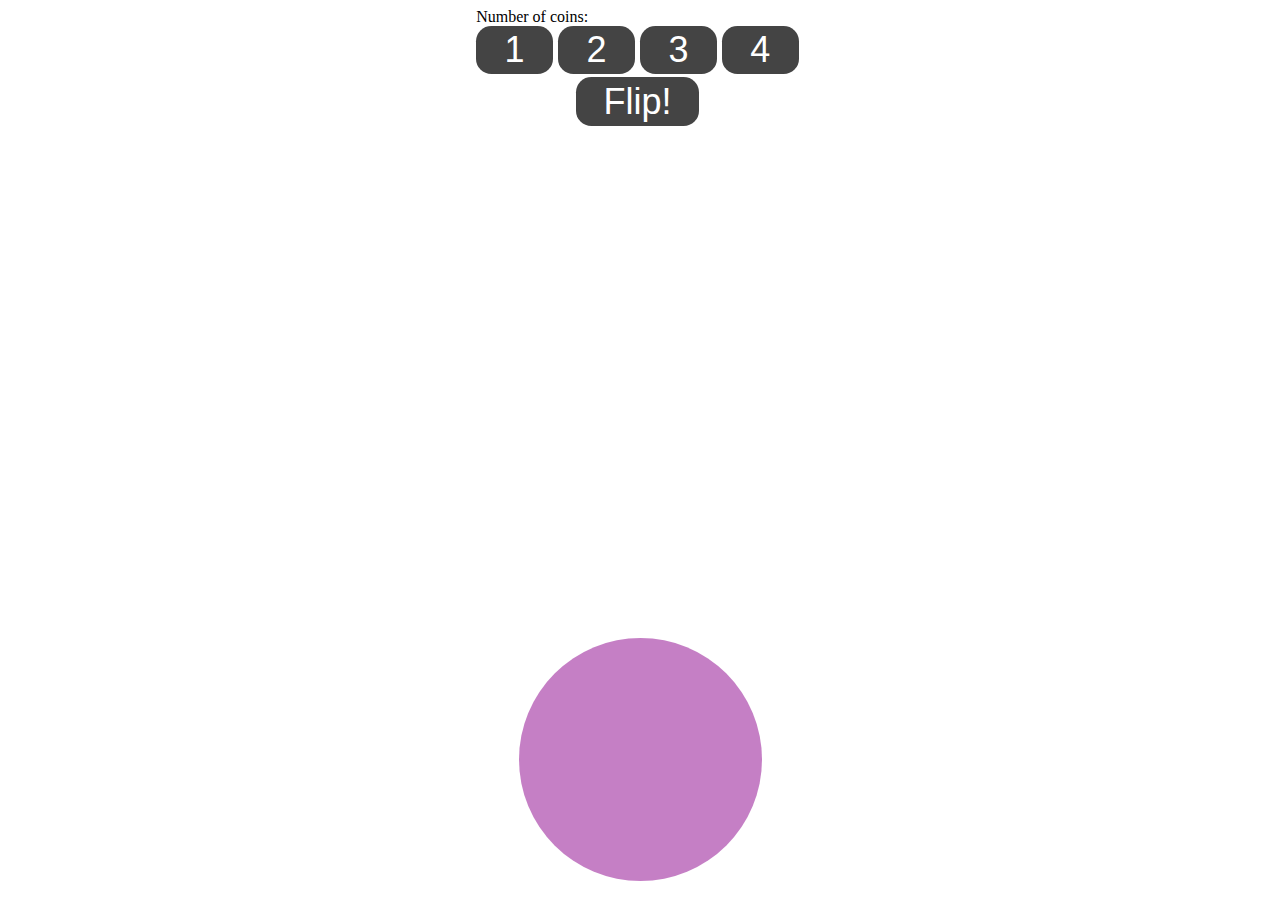
<file: coin.html>
<!DOCTYPE html>
<html lang="en">
<head>
<meta charset="utf-8">
<title>Coin Flip Demo – Circles</title>

<style>
/* ------------------------------------------------------------------
   0️⃣ Root variable – the “size” of a coin (square)
------------------------------------------------------------------ */
:root{
  /* pick the smaller of 27 vw or 27 vh so that coins never overflow the viewport
     (≈20 % larger than before) */
  --coin-base: min(27vw, 27vh);
}

/* ------------------------------------------------------------------
   Layout & controls – all px → vw/vh
------------------------------------------------------------------ */
#coin-demo{
  display:flex;
  flex-direction:column;
  align-items:center;
  justify-content:center;
  width:100%;
  max-width:100vw;
  margin:auto;
  height:70vh;
}
#coin-demo #controls{z-index:auto;margin-bottom:-1vh;}
/* Default button style – used by Flip! and number buttons */
#coin-demo button,#coin-demo select{
  padding:.25vw .6vw;
  font-size:4vh;
  margin-right:.4vw;
  border:none;background:#444;color:white;cursor:pointer;
  border-radius:1.2vw;

  /* Ensure buttons stay readable across screen sizes */
  min-width:6vw;
  max-width:16vw;
  max-height:8vh;
}
@media (max-width: 650px) {
#coin-demo button,#coin-demo select{
  min-width:10vw;
  min-height:10vw;

   font-size:6vh;
    max-width:34vw
}
}

#coin-demo button:hover{background:#555;}
.coin-btn.selected{background-color:#777;color:white;}

#numCoinsContainer{
  display:flex;
  justify-content:center;
}

/* Extra horizontal padding just for the number buttons */
#numCoinsContainer .coin-btn{
  /* keep vertical padding the same, bump horizontal padding up a bit */
  padding:.25vw .8vw;
}

/* ------------------------------------------------------------------
   Coin wrapper – all px → vw/vh
------------------------------------------------------------------ */
.coins-wrapper{
  display:flex;
  gap:1.25vw;
  justify-content:center;
  align-items:flex-end;
  position:relative;
  height:60vh;          /* 650 px → 81.25 vh (650 ÷ 8) */
  padding-top:4vh;
  perspective:1000px;
  pointer-events:none;
}

/* ------------------------------------------------------------------
   Coin – square & circle
------------------------------------------------------------------ */

.coin-container{
  position:relative;
  width:var(--coin-base);
  aspect-ratio:1/1;       /* height = width ⇒ square */
}
#coin-demo .coin-flip{
  width:100%;            /* fill the container (square) */
  height:100%;
  transform-style:preserve-3d;
  position:relative;
  top:calc(100% - 0vh);
  border-radius:50%;     /* makes it a circle */

  /* IMPORTANT – rotate around the centre so that letters stay centred */
  transform-origin:50% 50%;
}

/* ------------------------------------------------------------------
   Faces
------------------------------------------------------------------ */
.face{
  position:absolute;
  top:0;left:0;width:100%;height:100%;
  backface-visibility:hidden;
}
.front{z-index:2;}
.back{transform:rotateX(180deg);}

/* ------------------------------------------------------------------
   Stained‑glass texture – px → vw/vh
------------------------------------------------------------------ */
.stained-glass{
  width:100%; height:100%; position:relative;
  border-radius:50%;
  background-color:var(--stained-glass-color,#555);
  mix-blend-mode:multiply;
  background-image: radial-gradient(circle at center, transparent 98%, rgba(255, 255, 255, 0.1) 100%);
}



/* ------------------------------------------------------------------
   Fly & spin – px → vh
------------------------------------------------------------------ */
@keyframes fly-spin{
  from{top:100%;transform:translateY(0) rotateX(0deg);}
  /* translateY(-200 px) → -25 vh (200 ÷ 8) */
  to{top:10%;transform:translateY(-25vh) rotateX(calc(var(--flips)*180deg + var(--final-angle)) );}
}

/* ------------------------------------------------------------------
   Overlap styling – preserve overlap ratio
------------------------------------------------------------------ */
.coin-container:not(:first-child){
  /* -35 px → -0.291666 × coin size (35/120 = 29.1666%) */
  margin-left: calc(-0.291666 * var(--coin-base));
}

/* ------------------------------------------------------------------
   Letter styles on the faces
------------------------------------------------------------------ */
.letter{
  position:absolute;
  top:50%;left:50%;
  transform:translate(-50%,-50%);
  font-size: clamp(28px, 6vw, 38px);
  color:#f0e8d6;
  text-shadow:
    -1px -1px 0 rgba(255,255,255,.7),
     1px  1px 0 rgba(0,0,0,.5),
     2px  2px 4px rgba(0,0,0,.3);

  pointer-events:none;
  z-index:10;
}


/* ------------------------------------------------------------------
   Result overlay – unused but kept for reference
------------------------------------------------------------------ */
.result{
  position:absolute;
  top:50%;left:50%;
  transform:translate(-50%,-50%);
  font-size:5vw;color:white;text-shadow:0 .125vh .375vh rgba(0,0,0,.6);
  pointer-events:none;
  z-index:10;
}



</style>
</head>

<body>
<div id="coin-demo">
  <div id="controls"><label>Number of coins:</label>
    <div id="numCoinsContainer">
      <button class="coin-btn selected" data-num="1">1</button>
      <button class="coin-btn" data-num="2">2</button>
      <button class="coin-btn" data-num="3">3</button>
      <button class="coin-btn" data-num="4">4</button>
    </div>
  </div>

  <div id="flipContainer" style="margin-top:12px;">
<button id="flipBtn">&nbsp;&nbsp;Flip!&nbsp;&nbsp;</button>
  </div>

  <div class="coins-wrapper" id="wrapper"></div>
</div>

<script>
(() => {
  /* ------------------------------------------------------------------
     Translucent colours – alpha = 0.5
  ------------------------------------------------------------------ */
  const stainedGlassColors = [
       'rgba(139, 0, 139, 0.5)',    // magenta
   'rgba(0, 128, 0, 0.5)',      // green
           'rgba(70, 130, 180, 0.5)',    // steel blue
  'rgba(255, 200, 0, 0.5)',    // bright yellow (your “yellow” coin)
  'rgba(139, 69, 19, 0.5)',     // dark goldenrod – a darker yellow
   'rgba(255, 0, 0, 0.5)',      // red
        'rgba(0, 191, 255, 0.5)',    // deep sky blue
    'rgba(0, 0, 139, 0.5)',      // navy
          'rgba(128, 0, 128, 0.5)',    // purple
    'rgba(255, 165, 0, 0.5)',    // orange
  ];

  /* ------------------------------------------------------------------
     Create a single coin element
  ------------------------------------------------------------------ */
  function createCoin(colorIndex) {
    const container = document.createElement('div');
    container.className = 'coin-container';

    const c = document.createElement('div');
    c.className = 'coin-flip';
    c.style.setProperty('--stained-glass-color', stainedGlassColors[colorIndex]);

    // Front face
    const front = document.createElement('div');
    front.className = 'face front';
    const frontGlass = document.createElement('div');
    frontGlass.className = 'stained-glass';
    front.appendChild(frontGlass);

    // Letter H on the front
    const frontLabel = document.createElement('div');
    frontLabel.className = 'letter';
    frontLabel.textContent = 'H';
    frontLabel.style.visibility = 'hidden'; // hide until animation ends
    front.appendChild(frontLabel);

    // Back face
    const back = document.createElement('div');
    back.className = 'face back';
    const backGlass = document.createElement('div');
    backGlass.className = 'stained-glass';
    back.appendChild(backGlass);

    // Letter T on the back
    const backLabel = document.createElement('div');
    backLabel.className = 'letter';
    backLabel.textContent = 'T';
    backLabel.style.visibility = 'hidden';
    back.appendChild(backLabel);

    c.appendChild(front);
    c.appendChild(back);
    container.appendChild(c);

    return container;
  }

  /* ------------------------------------------------------------------
     Start the fly‑spin animation for one coin
  ------------------------------------------------------------------ */
  function startAnimation(coin) {
    const heads = Math.random() < 0.5;   // random outcome
    const flips = Math.floor(Math.random() * 4) + 4;   // 4‑7 flips

    let finalAngleDeg;
    if (heads) {
      finalAngleDeg = (flips % 2 === 0) ? 0 : 180;
    } else {
      finalAngleDeg = (flips % 2 === 0) ? 180 : 0;
    }

    coin.style.setProperty('--flips', flips);
    coin.style.setProperty('--final-angle', `${finalAngleDeg}deg`);

    // Ensure labels are hidden before new animation starts
    const container = coin.parentElement;
    const frontLabel = container.querySelector('.face.front .letter');
    const backLabel  = container.querySelector('.face.back .letter');
    if (frontLabel) frontLabel.style.visibility = 'hidden';
    if (backLabel ) backLabel.style.visibility  = 'hidden';

    // Restart animation
    coin.style.animation = 'none';
    void coin.offsetWidth;   // force reflow

    coin.style.animation =
      `fly-spin 2.5s cubic-bezier(0.175,0.885,0.32,1.29) forwards`;

    // Show correct letter after animation ends
    const handler = function () {
      if (heads) {
        frontLabel && (frontLabel.style.visibility = 'visible');
      } else {
        backLabel  && (backLabel.style.visibility  = 'visible');
      }
      coin.removeEventListener('animationend', handler);
    };
    coin.addEventListener('animationend', handler);
  }

  /* ------------------------------------------------------------------
     Show exactly n coins
  ------------------------------------------------------------------ */
  function displayCoins(n) {
    const wrapper = document.getElementById('wrapper');
    wrapper.innerHTML = '';          // clear any old coins

    for (let i = 0; i < n; i++) {
      const colorIndex = i % stainedGlassColors.length;
      const coinContainer = createCoin(colorIndex);
          coinContainer.style.zIndex = n - i;

      wrapper.appendChild(coinContainer);
    }
  }

  /* ------------------------------------------------------------------
     Initial state – one coin visible
  ------------------------------------------------------------------ */
  let selectedNum = 1;
  displayCoins(selectedNum);

  /* ------------------------------------------------------------------
     Number‑button handling
  ------------------------------------------------------------------ */
  const btns = document.querySelectorAll('#numCoinsContainer .coin-btn');
  btns.forEach(btn => {
    btn.addEventListener('click', () => {
      selectedNum = parseInt(btn.dataset.num, 10);
      btns.forEach(b => b.classList.remove('selected'));
      btn.classList.add('selected');

      displayCoins(selectedNum);
    });
  });

  /* ------------------------------------------------------------------
     Flip button – animate all existing coins
  ------------------------------------------------------------------ */
  const flipBtn = document.getElementById('flipBtn');
  let isAnimating = false;

  flipBtn.addEventListener('click', () => {
    if (isAnimating) return;          // ignore clicks while animating
    isAnimating = true;
    flipBtn.disabled = true;           // visual feedback

    const wrapper = document.getElementById('wrapper');
    const coins = Array.from(wrapper.querySelectorAll('.coin-flip'));
    let delay = 0;
    const staggerMs = 300;

    coins.forEach(coin => {
      setTimeout(() => startAnimation(coin), delay);
      delay += staggerMs;
    });

    const totalTime = (selectedNum - 1) * staggerMs + 2500;
    setTimeout(() => {
      isAnimating = false;
      flipBtn.disabled = false;
    }, totalTime);
  });
})();
</script>

</body>
</html>
</file>
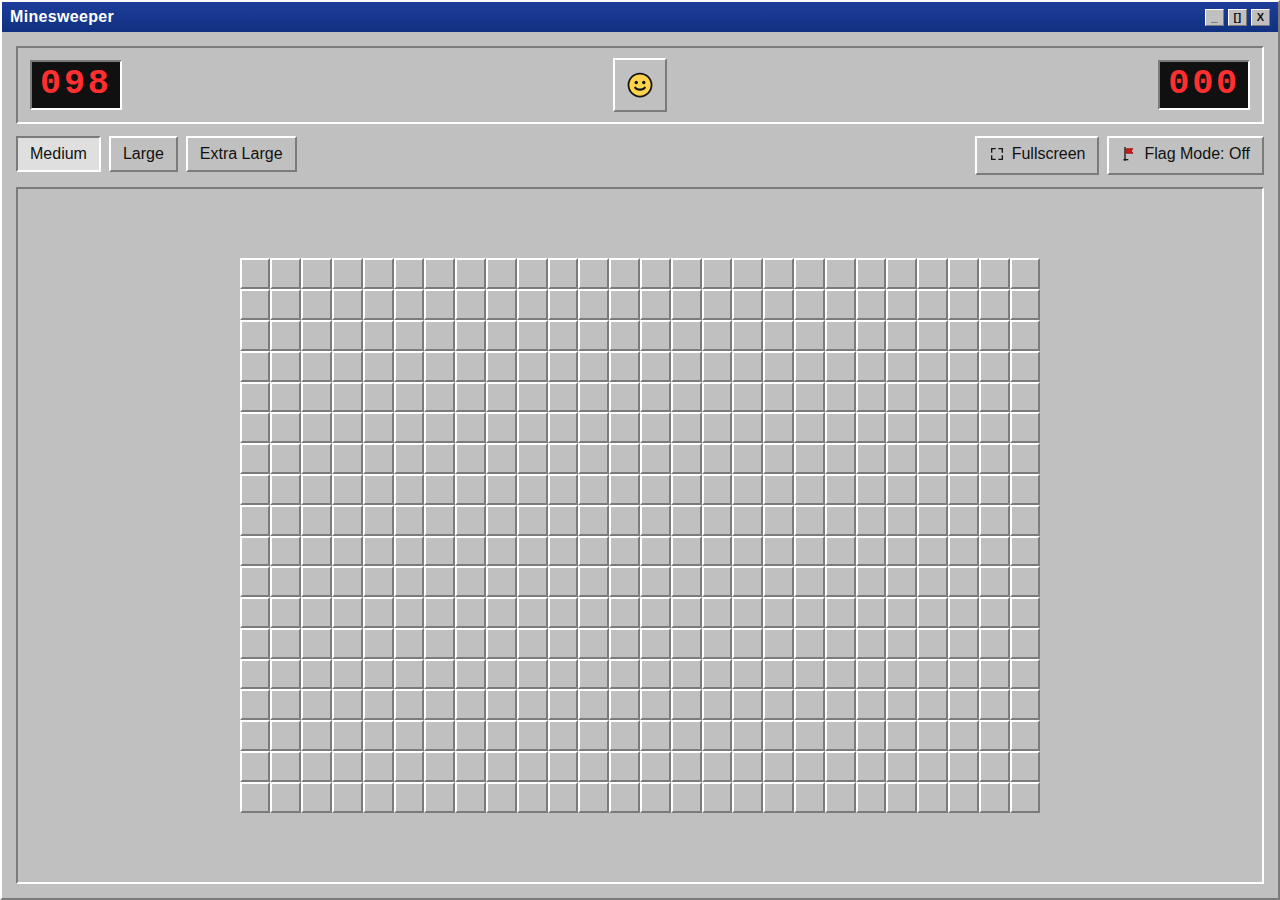
<file: minesweeper.html>
<!DOCTYPE html>
<html lang="en">
<head>
<meta charset="UTF-8">
<title>Minesweeper</title>
<meta name="viewport" content="width=device-width, initial-scale=1">
<style>
    :root {
        --window-gray: #c0c0c0;
        --panel-white: #ffffff;
        --panel-light: #dfdfdf;
        --panel-mid: #b9b9b9;
        --panel-dark: #7b7b7b;
        --panel-black: #000000;
        --title-blue-top: #1e3d9b;
        --title-blue-bottom: #103080;
        --cell-size: 26.4px;
    }

    html,
    body {
        width: 100%;
        height: 100%;
        margin: 0;
    }

    body {
        min-height: 100vh;
        min-height: 100dvh;
        overflow: hidden;
        background:
            linear-gradient(180deg, #959595 0%, #a7a7a7 44%, #8b8b8b 100%);
        color: #111;
        font-family: "MS Sans Serif", Tahoma, Geneva, sans-serif;
    }

    button {
        font: inherit;
        color: inherit;
    }

    .ms-stage {
        box-sizing: border-box;
        width: 100%;
        height: 100%;
        padding: 0;
    }

    .ms-window {
        box-sizing: border-box;
        width: 100%;
        height: 100%;
        display: flex;
        flex-direction: column;
        background: var(--window-gray);
        border-top: 2px solid var(--panel-white);
        border-left: 2px solid var(--panel-white);
        border-right: 2px solid var(--panel-dark);
        border-bottom: 2px solid var(--panel-dark);
    }

    .ms-titlebar {
        display: flex;
        align-items: center;
        justify-content: space-between;
        gap: 12px;
        padding: 6px 8px;
        color: #fff;
        font-weight: 700;
        background: linear-gradient(180deg, var(--title-blue-top), var(--title-blue-bottom));
        letter-spacing: 0.02em;
    }

    .ms-titlebar-label {
        overflow: hidden;
        text-overflow: ellipsis;
        white-space: nowrap;
    }

    .ms-titlebar-actions {
        display: flex;
        gap: 4px;
        flex-shrink: 0;
    }

    .ms-titlebar-actions span {
        display: grid;
        place-items: center;
        width: 17px;
        height: 15px;
        color: #111;
        font-size: 11px;
        background: var(--window-gray);
        border-top: 1px solid var(--panel-white);
        border-left: 1px solid var(--panel-white);
        border-right: 1px solid var(--panel-dark);
        border-bottom: 1px solid var(--panel-dark);
    }

    .ms-client {
        display: flex;
        flex-direction: column;
        min-height: 0;
        flex: 1;
        padding: 14px;
    }

    .ms-game-layout {
        display: flex;
        flex-direction: column;
        gap: 12px;
        min-height: 0;
        flex: 1;
    }

    .ms-control-rail {
        display: flex;
        flex-direction: column;
        gap: 12px;
    }

    .ms-selection-row {
        display: flex;
        align-items: flex-start;
        gap: 12px;
    }

    .ms-toolbar,
    .ms-board-panel {
        background: var(--window-gray);
        border-top: 2px solid var(--panel-dark);
        border-left: 2px solid var(--panel-dark);
        border-right: 2px solid var(--panel-white);
        border-bottom: 2px solid var(--panel-white);
    }

    .ms-toolbar {
        display: flex;
        align-items: center;
        justify-content: space-between;
        gap: 14px;
        padding: 10px 12px;
    }

    .ms-led {
        min-width: 72px;
        padding: 5px 8px;
        color: #ff2f2f;
        text-align: center;
        font-family: "Courier New", monospace;
        font-size: clamp(1.5rem, 3vw, 2.2rem);
        font-weight: 700;
        line-height: 1;
        letter-spacing: 0.08em;
        background: #101010;
        border-top: 2px solid var(--panel-dark);
        border-left: 2px solid var(--panel-dark);
        border-right: 2px solid var(--panel-white);
        border-bottom: 2px solid var(--panel-white);
        box-sizing: border-box;
    }

    .ms-face-btn,
    .ms-mode-btn,
    .ms-action-btn,
    .ms-cell {
        appearance: none;
        -webkit-appearance: none;
        border-radius: 0;
        box-sizing: border-box;
    }

    .ms-face-btn,
    .ms-mode-btn,
    .ms-action-btn {
        border-top: 2px solid var(--panel-white);
        border-left: 2px solid var(--panel-white);
        border-right: 2px solid var(--panel-dark);
        border-bottom: 2px solid var(--panel-dark);
        background: var(--window-gray);
    }

    .ms-face-btn {
        width: 54px;
        height: 54px;
        padding: 0;
        display: grid;
        place-items: center;
        cursor: pointer;
    }

    .ms-face-glyph {
        width: 30px;
        height: 30px;
        display: block;
    }

    .ms-btn-label {
        display: inline-flex;
        align-items: center;
        gap: 7px;
    }

    .ms-btn-icon {
        width: 16px;
        height: 16px;
        display: inline-block;
        flex-shrink: 0;
    }

    .ms-btn-icon svg,
    .ms-face-glyph svg,
    .ms-cell-symbol svg {
        width: 100%;
        height: 100%;
        display: block;
    }

    .ms-face-btn:active,
    .ms-mode-btn:active,
    .ms-action-btn:active,
    .ms-cell.is-hidden:active {
        border-top-color: var(--panel-dark);
        border-left-color: var(--panel-dark);
        border-right-color: var(--panel-white);
        border-bottom-color: var(--panel-white);
    }

    .ms-mode-row,
    .ms-action-row {
        display: flex;
        gap: 8px;
    }

    .ms-mode-row {
        flex: 1;
        flex-wrap: wrap;
        min-width: 0;
    }

    body:not(.is-mobile-landscape-fullscreen) .ms-action-row {
        flex-direction: row;
        flex-wrap: wrap;
    }

    .ms-action-row {
        flex-shrink: 0;
        margin-left: auto;
    }

    .ms-mode-btn,
    .ms-action-btn {
        padding: 7px 12px;
        cursor: pointer;
    }

    .ms-mode-btn.is-active,
    .ms-action-btn.is-active {
        border-top-color: var(--panel-dark);
        border-left-color: var(--panel-dark);
        border-right-color: var(--panel-white);
        border-bottom-color: var(--panel-white);
        background: var(--panel-light);
    }

    .ms-board-panel {
        min-height: 0;
        flex: 1;
        padding: 10px;
    }

    .ms-board-viewport {
        width: 100%;
        height: 100%;
        min-height: 0;
        display: flex;
        align-items: center;
        justify-content: center;
        overflow: auto;
        background: var(--window-gray);
    }

    .ms-board {
        display: grid;
        grid-auto-rows: var(--cell-size);
        width: max-content;
        height: max-content;
        touch-action: manipulation;
        user-select: none;
        -webkit-user-select: none;
    }

    .ms-board-shell {
        position: relative;
        width: max-content;
        height: max-content;
    }

    .ms-cell {
        width: var(--cell-size);
        height: var(--cell-size);
        padding: 0;
        display: grid;
        place-items: center;
        font-size: calc(var(--cell-size) * 0.58);
        font-weight: 700;
        line-height: 1;
        cursor: pointer;
    }

    .ms-cell.is-hidden {
        background: var(--window-gray);
        border-top: 2px solid var(--panel-white);
        border-left: 2px solid var(--panel-white);
        border-right: 2px solid var(--panel-dark);
        border-bottom: 2px solid var(--panel-dark);
    }

    .ms-cell-symbol {
        width: calc(var(--cell-size) * 0.72);
        height: calc(var(--cell-size) * 0.72);
        display: inline-block;
        pointer-events: none;
    }

    .ms-cell-text {
        display: inline-block;
        line-height: 1;
        pointer-events: none;
    }

    .ms-cell.is-revealed {
        background: var(--window-gray);
        border: 1px solid #8a8a8a;
        cursor: default;
    }

    .ms-cell.is-revealed[data-number="1"] { color: #0000fe; }
    .ms-cell.is-revealed[data-number="2"] { color: #197319; }
    .ms-cell.is-revealed[data-number="3"] { color: #fe0000; }
    .ms-cell.is-revealed[data-number="4"] { color: #010080; }
    .ms-cell.is-revealed[data-number="5"] { color: #810102; }
    .ms-cell.is-revealed[data-number="6"] { color: #008081; }
    .ms-cell.is-revealed[data-number="7"] { color: #000000; }
    .ms-cell.is-revealed[data-number="8"] { color: #7f7f7f; }

    .ms-cell.is-flagged {
        color: #c60000;
    }

    .ms-cell.is-mine {
        color: #111;
    }

    .ms-cell.is-exploded {
        background: #f26c6c;
    }

    .ms-cell.is-misflagged {
        position: relative;
    }

    .ms-cell-cross {
        position: absolute;
        inset: 2px;
        pointer-events: none;
    }

    body.is-website-fullscreen .ms-stage {
        padding: 0;
    }

    body.is-website-fullscreen .ms-window {
        width: 100%;
        max-width: none;
        box-shadow: none;
    }

    body.is-mobile-landscape-fullscreen .ms-client {
        padding: 6px;
    }

    body.is-mobile-landscape-fullscreen .ms-titlebar {
        display: none;
    }

    body.is-mobile-landscape-fullscreen .ms-game-layout {
        flex-direction: row;
        gap: 6px;
    }

    body.is-mobile-landscape-fullscreen .ms-control-rail {
        width: min(176px, 27vw);
        flex-shrink: 0;
        gap: 6px;
    }

    body.is-mobile-landscape-fullscreen .ms-toolbar {
        flex-direction: column;
        justify-content: flex-start;
        gap: 6px;
        padding: 6px;
    }

    body.is-mobile-landscape-fullscreen .ms-led {
        width: 100%;
        min-width: 0;
        padding: 4px 6px;
        font-size: 1.8rem;
    }

    body.is-mobile-landscape-fullscreen .ms-face-btn {
        width: 42px;
        height: 42px;
    }

    body.is-mobile-landscape-fullscreen .ms-face-glyph {
        width: 22px;
        height: 22px;
    }

    body.is-mobile-landscape-fullscreen .ms-mode-row,
    body.is-mobile-landscape-fullscreen .ms-action-row {
        flex-direction: column;
        flex-wrap: nowrap;
        gap: 6px;
    }

    body.is-mobile-landscape-fullscreen .ms-selection-row {
        flex-direction: column;
        gap: 6px;
    }

    body.is-mobile-landscape-fullscreen .ms-action-row {
        flex: 1;
    }

    body.is-mobile-landscape-fullscreen .ms-mode-btn,
    body.is-mobile-landscape-fullscreen .ms-action-btn {
        width: 100%;
        text-align: left;
        padding: 5px 8px;
        font-size: 0.88rem;
    }

    body.is-mobile-landscape-fullscreen #fullscreen-btn {
        order: 1;
    }

    body.is-mobile-landscape-fullscreen #flag-mode-btn {
        order: 2;
        margin-top: auto;
    }

    body.is-mobile-landscape-fullscreen .ms-board-panel {
        padding: 6px;
    }

    body.is-portrait-rotated .ms-board {
        position: absolute;
        top: 0;
        left: calc(var(--board-rows) * var(--cell-size));
        transform: rotate(90deg);
        transform-origin: top left;
    }

    body.is-portrait-rotated .ms-board-viewport {
        align-items: flex-start;
        justify-content: flex-start;
    }

    body.is-portrait-rotated .ms-board-shell {
        width: calc(var(--board-rows) * var(--cell-size));
        height: calc(var(--board-cols) * var(--cell-size));
    }

    body.is-portrait-rotated .ms-cell-symbol,
    body.is-portrait-rotated .ms-cell-text {
        transform: rotate(-90deg);
        transform-origin: center center;
    }

    body.is-mobile-device .ms-mode-row {
        display: none;
    }

    body.is-mobile-device .ms-selection-row {
        justify-content: flex-start;
    }

    body.is-mobile-device .ms-action-row {
        margin-left: 0;
    }

    body.is-mobile-device:not(.is-mobile-landscape-fullscreen) .ms-client {
        padding-left: 3px;
        padding-right: 3px;
    }

    body.is-mobile-device:not(.is-mobile-landscape-fullscreen) .ms-face-glyph {
        width: 28px;
        height: 28px;
    }

    body.is-mobile-device:not(.is-mobile-landscape-fullscreen) .ms-board-panel {
        padding: 0;
        background: transparent;
        border: 0;
    }

    body.is-mobile-device:not(.is-mobile-landscape-fullscreen) .ms-board-viewport {
        background: transparent;
    }

    body.is-mobile-device.is-portrait-rotated .ms-titlebar {
        display: none;
    }

    body.is-mobile-device.is-portrait-rotated .ms-board-panel {
        padding-left: 0;
        padding-right: 0;
    }

    @media (max-width: 720px) {
        .ms-client {
            gap: 10px;
            padding: 10px;
        }

        .ms-selection-row {
            flex-direction: column;
        }

        body:not(.is-mobile-landscape-fullscreen) .ms-action-row {
            flex-direction: row;
            flex-wrap: wrap;
            margin-left: 0;
        }

        .ms-toolbar {
            padding: 8px;
            gap: 8px;
        }

        .ms-face-btn {
            width: 46px;
            height: 46px;
        }

        .ms-face-glyph {
            width: 24px;
            height: 24px;
        }

        .ms-led {
            min-width: 66px;
        }
    }
</style>
</head>
<body>
<div class="ms-stage">
    <div class="ms-window">
        <div class="ms-titlebar">
            <div class="ms-titlebar-label">Minesweeper</div>
            <div class="ms-titlebar-actions" aria-hidden="true">
                <span>_</span>
                <span>[]</span>
                <span>X</span>
            </div>
        </div>

        <div class="ms-client">
            <div class="ms-game-layout">
                <div class="ms-control-rail">
                    <div class="ms-toolbar">
                        <div id="mines-counter" class="ms-led">080</div>
                        <button type="button" id="face-btn" class="ms-face-btn" aria-label="Restart game"></button>
                        <div id="timer-counter" class="ms-led">000</div>
                    </div>

                    <div class="ms-selection-row">
                        <div class="ms-mode-row" aria-label="Board size">
                            <button type="button" class="ms-mode-btn" data-mode="large">Medium</button>
                            <button type="button" class="ms-mode-btn" data-mode="extra-large">Large</button>
                            <button type="button" class="ms-mode-btn" data-mode="extreme">Extra Large</button>
                        </div>

                        <div class="ms-action-row">
                            <button type="button" id="fullscreen-btn" class="ms-action-btn"></button>
                            <button type="button" id="flag-mode-btn" class="ms-action-btn"></button>
                        </div>
                    </div>
                </div>

                <div class="ms-board-panel">
                    <div id="board-viewport" class="ms-board-viewport">
                        <div id="ms-board-shell" class="ms-board-shell">
                            <div id="ms-board" class="ms-board" role="grid" aria-label="Minesweeper board"></div>
                        </div>
                    </div>
                </div>
            </div>
        </div>
    </div>
</div>

<script src="minesweeper.js"></script>
</body>
</html>
</file>
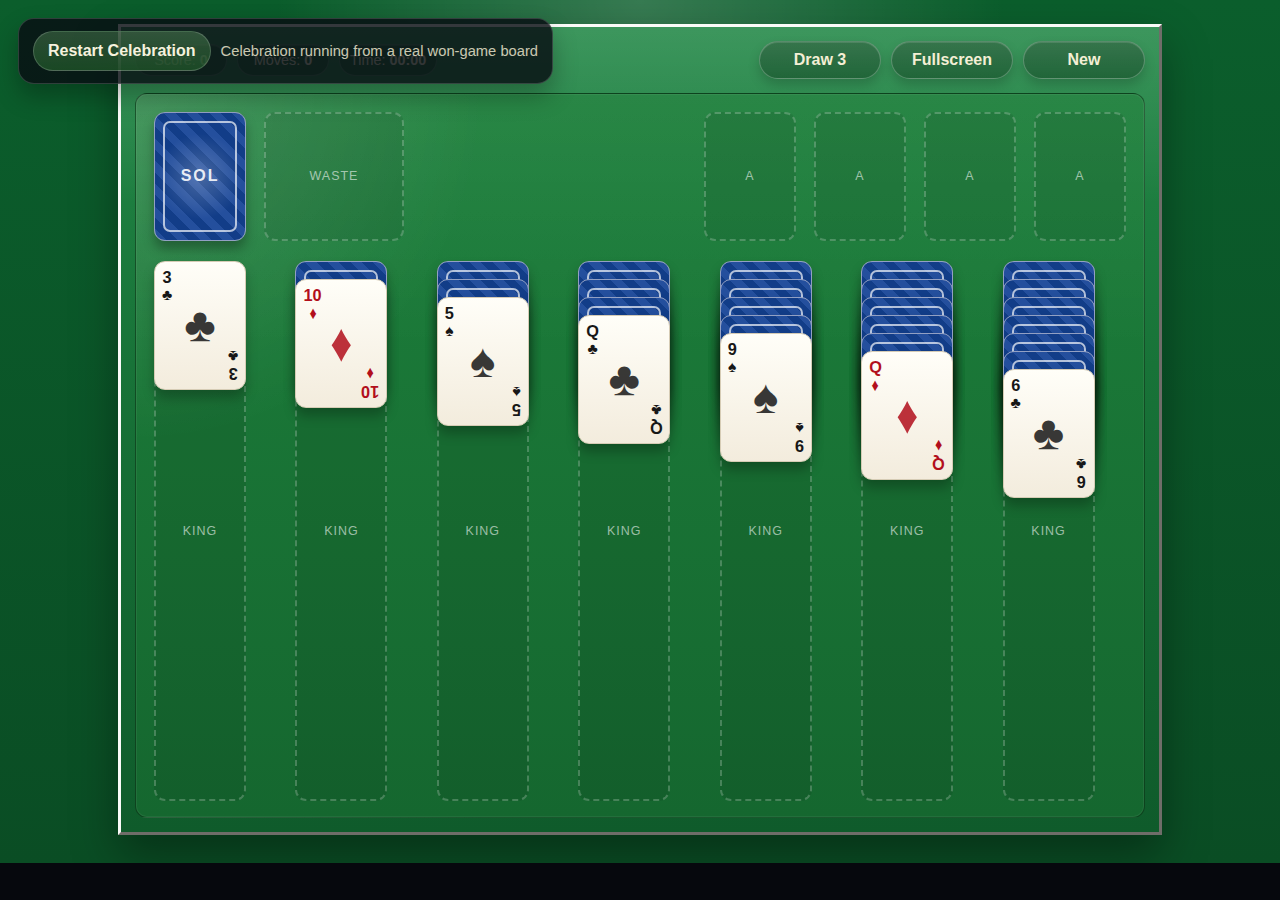
<file: solitaire-fireworks-test.html>
<!DOCTYPE html>
<html lang="en">
<head>
<meta charset="UTF-8">
<meta name="viewport" content="width=device-width, initial-scale=1.0">
<title>Solitaire Celebration Test</title>
<style>
    html,
    body {
        margin: 0;
        width: 100%;
        height: 100%;
        overflow: hidden;
        background: #06080d;
        font-family: Tahoma, Verdana, Arial, sans-serif;
    }

    body {
        position: relative;
    }

    .test-controls {
        position: absolute;
        top: 18px;
        left: 18px;
        z-index: 10;
        display: flex;
        align-items: center;
        gap: 10px;
        padding: 12px 14px;
        border: 1px solid rgba(255, 255, 255, 0.16);
        border-radius: 16px;
        background: rgba(7, 12, 18, 0.82);
        box-shadow: 0 12px 24px rgba(0, 0, 0, 0.28);
        color: #e8e3cb;
    }

    .test-controls button {
        padding: 10px 14px;
        border: 1px solid rgba(255, 255, 255, 0.18);
        border-radius: 999px;
        background: linear-gradient(180deg, rgba(136, 206, 132, 0.28), rgba(33, 90, 42, 0.72));
        color: #f6f2de;
        font: inherit;
        font-weight: 700;
        cursor: pointer;
    }

    .test-controls button:hover {
        background: linear-gradient(180deg, rgba(160, 224, 152, 0.35), rgba(43, 110, 54, 0.82));
    }

    .test-controls button:active {
        transform: translateY(1px);
    }

    .test-status {
        font-size: 0.92rem;
        opacity: 0.86;
    }

    iframe {
        width: 100%;
        height: 100%;
        border: 0;
        display: block;
        background: #06080d;
    }
</style>
</head>
<body>
<div class="test-controls">
    <button type="button" id="fireworks-btn">Restart Celebration</button>
    <div class="test-status" id="test-status">Loading won-game celebration preview</div>
</div>
<iframe id="solitaire-frame" src="solitaire.html?lateGamePreview=1&celebrationTest=1" title="Solitaire Celebration Preview"></iframe>
<script>
    const frame = document.getElementById("solitaire-frame");
    const fireworksBtn = document.getElementById("fireworks-btn");
    const testStatus = document.getElementById("test-status");
    const TEST_SRC_BASE = "solitaire.html";
    let currentPreviewUrl = `${TEST_SRC_BASE}?lateGamePreview=1&celebrationTest=1`;

    function startFireworks() {
        const triggerUrl = `${TEST_SRC_BASE}?lateGamePreview=1&celebrationTest=1&run=${Date.now()}`;
        currentPreviewUrl = triggerUrl;
        testStatus.textContent = "Restarting celebration on a won board";
        frame.src = triggerUrl;
    }

    frame.addEventListener("load", () => {
        const frameUrl = new URL(currentPreviewUrl, window.location.href);

        if (frameUrl.searchParams.get("celebrationTest") === "1") {
            testStatus.textContent = "Celebration running from a real won-game board";
            return;
        }

        testStatus.textContent = "Won-game preview ready";
    });

    fireworksBtn.addEventListener("click", startFireworks);
</script>
</body>
</html>
</file>
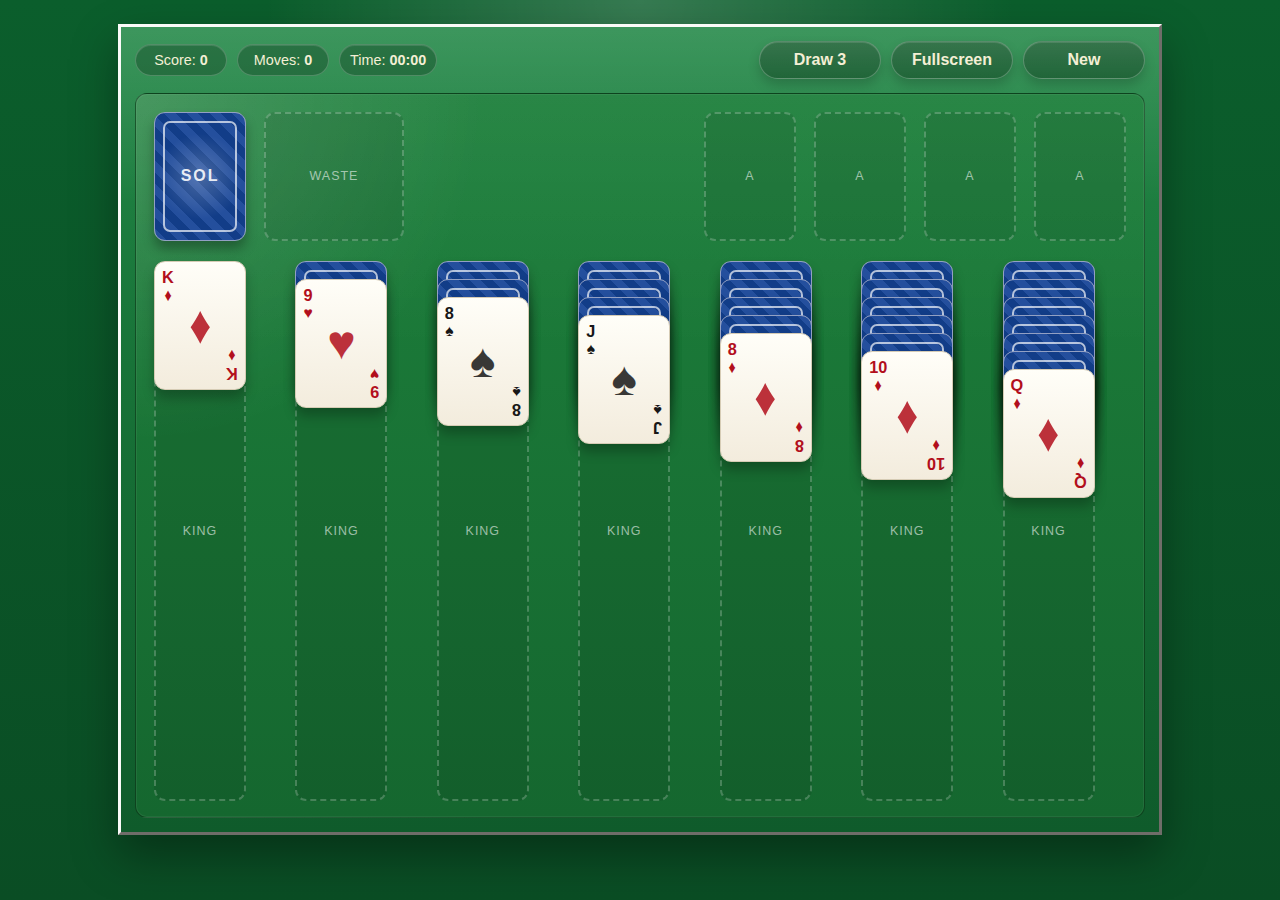
<file: solitaire.html>
<!DOCTYPE html>
<html lang="en">
<head>
<meta charset="UTF-8">
<meta name="viewport" content="width=device-width, initial-scale=1, viewport-fit=cover">
<title>Solitaire</title>
<style>
    :root {
        --card-width: min(92px, 11vw);
        --card-height: calc(var(--card-width) * 1.4);
        --pile-gap: clamp(10px, 1.8vw, 18px);
        --waste-fan-offset: 24px;
        --top-row-gap: 18px;
        --tableau-offset-face-down: 18px;
        --tableau-offset-face-up: 30px;
        --felt-dark: #0f5b2b;
        --felt-mid: #187338;
        --felt-light: #228847;
        --frame-shadow: rgba(0, 0, 0, 0.35);
        --card-border: #d6ccb5;
        --card-shadow: rgba(0, 0, 0, 0.25);
        --win-blue-top: #0b4eb4;
        --win-blue-bottom: #0a2f7b;
    }

    * {
        box-sizing: border-box;
    }

    html {
        background: linear-gradient(180deg, var(--win-blue-top) 0%, var(--win-blue-bottom) 100%);
    }

    body {
        margin: 0;
        min-height: 100vh;
        min-height: 100dvh;
        font-family: Tahoma, Verdana, Arial, sans-serif;
        background:
            radial-gradient(circle at top, rgba(255, 255, 255, 0.18), transparent 34%),
            linear-gradient(180deg, #0b5e2c 0%, #0a4d24 100%);
        color: #f4efd5;
        transition: background 1300ms ease;
    }

    .solitaire-shell {
        width: min(1080px, 100%);
        margin: 0 auto;
        padding: 24px 18px 28px;
    }

    .window-frame {
        border: 3px solid #d6d4ce;
        border-top-color: #fbfbf9;
        border-left-color: #fbfbf9;
        border-right-color: #6f6d69;
        border-bottom-color: #6f6d69;
        background: #c0c0c0;
        box-shadow: 0 20px 42px var(--frame-shadow);
    }

    .window-body {
        position: relative;
        padding: 14px;
        background:
            linear-gradient(180deg, rgba(255, 255, 255, 0.12), transparent 22%),
            linear-gradient(180deg, var(--felt-light) 0%, var(--felt-mid) 42%, var(--felt-dark) 100%);
        transition: background 1300ms ease, box-shadow 1300ms ease;
        overflow: hidden;
    }

    .window-body::before {
        content: "";
        position: absolute;
        inset: 0;
        z-index: 0;
        pointer-events: none;
        opacity: 0;
        background:
            radial-gradient(circle at 50% 0%, rgba(18, 24, 40, 0.46) 0%, rgba(8, 12, 22, 0.72) 32%, rgba(2, 3, 8, 0.92) 100%),
            linear-gradient(180deg, rgba(5, 8, 16, 0.7) 0%, rgba(2, 2, 6, 0.94) 100%);
        transition: opacity 2000ms cubic-bezier(0.22, 1, 0.36, 1);
    }

    .window-body > * {
        position: relative;
        z-index: 1;
    }

    .hud {
        display: flex;
        flex-wrap: wrap;
        align-items: center;
        justify-content: space-between;
        gap: 14px;
        margin-bottom: 14px;
    }

    .hud-left,
    .hud-right {
        display: flex;
        flex-wrap: wrap;
        align-items: center;
        gap: 10px;
    }

    .hud-pill {
        min-width: 92px;
        padding: 7px 10px;
        border: 1px solid rgba(255, 255, 255, 0.2);
        border-radius: 999px;
        background: rgba(8, 45, 20, 0.33);
        box-shadow: inset 0 1px 0 rgba(255, 255, 255, 0.12);
        font-size: 0.9rem;
        text-align: center;
        transition: background 1500ms ease, border-color 1500ms ease, box-shadow 1500ms ease, color 1500ms ease;
    }

    .win-btn {
        min-width: 122px;
        padding: 9px 14px;
        border: 1px solid rgba(255, 255, 255, 0.24);
        border-radius: 999px;
        background:
            linear-gradient(180deg, rgba(255, 255, 255, 0.08), transparent 100%),
            rgba(8, 45, 20, 0.42);
        box-shadow:
            inset 0 1px 0 rgba(255, 255, 255, 0.12),
            0 6px 12px rgba(0, 0, 0, 0.18);
        color: #f4efd5;
        font: inherit;
        font-weight: 700;
        cursor: pointer;
        white-space: nowrap;
        touch-action: manipulation;
        -webkit-tap-highlight-color: transparent;
        transition: background-color 120ms ease, transform 120ms ease, box-shadow 120ms ease;
    }

    .win-btn:hover {
        background:
            linear-gradient(180deg, rgba(255, 255, 255, 0.1), transparent 100%),
            rgba(12, 57, 27, 0.52);
    }

    .win-btn:active {
        background:
            linear-gradient(180deg, rgba(255, 255, 255, 0.05), transparent 100%),
            rgba(6, 36, 16, 0.62);
        box-shadow:
            inset 0 1px 2px rgba(0, 0, 0, 0.28),
            0 3px 6px rgba(0, 0, 0, 0.16);
        transform: translateY(1px);
    }

    .board {
        position: relative;
        border: 1px solid rgba(0, 0, 0, 0.35);
        border-radius: 12px;
        padding: 18px;
        background:
            radial-gradient(circle at top left, rgba(255, 255, 255, 0.14), transparent 28%),
            linear-gradient(180deg, rgba(255, 255, 255, 0.05), transparent 35%),
            linear-gradient(180deg, #1d803c 0%, #15672f 100%);
        box-shadow: inset 0 0 0 1px rgba(255, 255, 255, 0.06);
        overflow: hidden;
        transition: background 1300ms ease, box-shadow 1300ms ease;
    }

    .board::before {
        content: "";
        position: absolute;
        inset: 0;
        z-index: 1;
        pointer-events: none;
        opacity: 0;
        background:
            radial-gradient(circle at 50% 14%, rgba(12, 16, 26, 0.44) 0%, rgba(6, 8, 14, 0.76) 58%, rgba(2, 2, 5, 0.94) 100%),
            linear-gradient(180deg, rgba(3, 6, 12, 0.72) 0%, rgba(1, 1, 4, 0.92) 100%);
        transition: opacity 2000ms cubic-bezier(0.22, 1, 0.36, 1);
    }

    .board-win-effects {
        position: absolute;
        inset: 0;
        z-index: 2;
        pointer-events: none;
        overflow: hidden;
    }

    .board-blackout {
        position: absolute;
        inset: 0;
        z-index: 0;
        opacity: 0;
        background:
            radial-gradient(circle at 50% 10%, rgba(14, 16, 22, 0.62) 0%, rgba(6, 6, 10, 0.98) 72%),
            linear-gradient(180deg, rgba(0, 0, 0, 0.9) 0%, rgba(0, 0, 0, 0.98) 100%);
        transition: opacity 2400ms cubic-bezier(0.18, 0.9, 0.28, 1);
    }

    .board-fireworks-stage {
        position: absolute;
        inset: 0;
        z-index: 1;
        opacity: 0;
        transition: opacity 1500ms cubic-bezier(0.22, 1, 0.36, 1) 180ms;
    }

    .board-fireworks-canvas {
        width: 100%;
        height: 100%;
        display: block;
    }

    .board-stage {
        position: relative;
        z-index: 3;
        width: max-content;
        min-width: 100%;
        transform-origin: top left;
    }

    .board.win-active .board-blackout {
        opacity: 1;
    }

    .board.win-active::before {
        opacity: 1;
    }

    .board.win-active .board-fireworks-stage {
        opacity: 1;
    }

    .board.win-active .slot {
        opacity: 0.18;
        border-color: rgba(255, 255, 255, 0.14);
        background: rgba(0, 0, 0, 0.2);
        color: transparent;
        text-shadow: none;
    }

    .board.win-active .card {
        background: transparent;
        border-color: rgba(204, 223, 242, 0.14);
        box-shadow: none;
    }

    .board.win-active .card.back {
        background: transparent;
        border-color: rgba(204, 223, 242, 0.12);
        box-shadow: none;
    }

    .board.win-active .card-corner,
    .board.win-active .card-center,
    .board.win-active .card-back-mark,
    .board.win-active .card.back::before {
        opacity: 0;
    }

    .board.win-active .card.selected {
        outline: none;
        transform: none;
        box-shadow: none;
    }

    .board.win-active .card.available-target {
        box-shadow: none;
    }

    .board.win-active .foundation-area .card-corner,
    .board.win-active .foundation-area .card-center {
        opacity: 0.28;
    }

    .board.win-active .foundation-area .card-rank,
    .board.win-active .foundation-area .card-suit,
    .board.win-active .foundation-area .card-center-symbol {
        color: transparent;
        -webkit-text-stroke: 1px rgba(214, 229, 245, 0.26);
        text-shadow:
            0.8px 0 0 rgba(214, 229, 245, 0.18),
            -0.8px 0 0 rgba(214, 229, 245, 0.18),
            0 0.8px 0 rgba(214, 229, 245, 0.18),
            0 -0.8px 0 rgba(214, 229, 245, 0.18);
    }

    .board.win-active .pile.selected-slot .slot {
        border-color: rgba(255, 255, 255, 0.14);
        box-shadow: none;
    }

    .board.win-active .stock-area,
    .board.win-active .tableau-row,
    .board.win-active .victory-banner {
        opacity: 0;
        pointer-events: none;
    }

    .board.win-active .foundation-area {
        opacity: 1;
    }

    body.is-victory-celebrating {
        background:
            radial-gradient(circle at top, rgba(102, 137, 255, 0.14), transparent 24%),
            linear-gradient(180deg, #05070c 0%, #010102 100%);
    }

    body.is-victory-celebrating .window-body {
        box-shadow: inset 0 0 0 1px rgba(255, 255, 255, 0.04);
    }

    body.is-victory-celebrating .window-body::before {
        opacity: 1;
    }

    body.is-victory-celebrating .board {
        box-shadow:
            inset 0 0 0 1px rgba(255, 255, 255, 0.04),
            0 14px 32px rgba(0, 0, 0, 0.34);
    }

    body.is-victory-celebrating .hud-pill {
        border-color: rgba(255, 255, 255, 0.14);
        background: rgba(4, 7, 14, 0.82);
        box-shadow: inset 0 1px 0 rgba(255, 255, 255, 0.04);
    }

    body.is-victory-celebrating .win-btn {
        border-color: rgba(255, 255, 255, 0.18);
        background:
            linear-gradient(180deg, rgba(255, 255, 255, 0.04), transparent 100%),
            rgba(4, 8, 15, 0.84);
        box-shadow:
            inset 0 1px 0 rgba(255, 255, 255, 0.05),
            0 6px 12px rgba(0, 0, 0, 0.28);
    }

    .top-row {
        display: flex;
        justify-content: space-between;
        align-items: flex-start;
        gap: var(--top-row-gap);
    }

    .stock-area,
    .foundation-area {
        display: flex;
        gap: var(--pile-gap);
        transition: opacity 1500ms cubic-bezier(0.22, 1, 0.36, 1);
    }

    .tableau-row {
        display: grid;
        grid-template-columns: repeat(7, minmax(0, 1fr));
        gap: var(--pile-gap);
        margin-top: 20px;
        transition: opacity 1500ms cubic-bezier(0.22, 1, 0.36, 1);
    }

    .pile {
        position: relative;
        width: var(--card-width);
        min-width: var(--card-width);
        border-radius: 11px;
        user-select: none;
    }

    .top-row .pile {
        height: var(--card-height);
    }

    .tableau-pile {
        min-height: 540px;
    }

    #waste-pile {
        width: calc(var(--card-width) + (var(--waste-fan-offset) * 2));
        min-width: calc(var(--card-width) + (var(--waste-fan-offset) * 2));
    }

    .slot {
        position: absolute;
        inset: 0;
        display: flex;
        align-items: center;
        justify-content: center;
        border: 2px dashed rgba(255, 255, 255, 0.22);
        border-radius: 11px;
        background: rgba(0, 0, 0, 0.08);
        color: rgba(255, 255, 255, 0.58);
        font-size: 0.78rem;
        letter-spacing: 0.08em;
        text-transform: uppercase;
        pointer-events: none;
        transition: opacity 1500ms cubic-bezier(0.22, 1, 0.36, 1), background 1500ms ease, border-color 1500ms ease, color 1500ms ease;
    }

    .card {
        position: absolute;
        left: 0;
        width: var(--card-width);
        height: var(--card-height);
        border-radius: 11px;
        border: 1px solid var(--card-border);
        background: linear-gradient(180deg, #fffef8 0%, #f3ecdd 100%);
        box-shadow: 0 8px 12px var(--card-shadow);
        overflow: hidden;
        cursor: pointer;
        transition: opacity 1500ms cubic-bezier(0.22, 1, 0.36, 1), background 1500ms ease, border-color 1500ms ease, box-shadow 1500ms ease;
    }

    .card.red {
        color: #b20f1c;
    }

    .card.black {
        color: #171717;
    }

    .card.back {
        border-color: #92a0c3;
        background:
            radial-gradient(circle at center, rgba(255, 255, 255, 0.22), transparent 55%),
            repeating-linear-gradient(
                45deg,
                #244f9d 0,
                #244f9d 8px,
                #123d88 8px,
                #123d88 16px
            );
        box-shadow: 0 8px 12px rgba(0, 0, 0, 0.3);
        cursor: default;
    }

    .card.back::before {
        content: "";
        position: absolute;
        inset: 8px;
        border: 2px solid rgba(255, 255, 255, 0.68);
        border-radius: 7px;
        transition: opacity 1500ms cubic-bezier(0.22, 1, 0.36, 1), border-color 1500ms ease;
    }

    .card-back-mark {
        position: absolute;
        inset: 0;
        display: flex;
        align-items: center;
        justify-content: center;
        color: rgba(255, 255, 255, 0.9);
        font-size: 1rem;
        font-weight: 700;
        letter-spacing: 0.12em;
        transition: opacity 1500ms cubic-bezier(0.22, 1, 0.36, 1), color 1500ms ease;
    }

    .card-corner {
        position: absolute;
        display: flex;
        flex-direction: column;
        align-items: center;
        line-height: 1;
        font-weight: 700;
        font-size: 1rem;
        transition: opacity 1500ms cubic-bezier(0.22, 1, 0.36, 1), color 1500ms ease;
    }

    .card-corner.top-left {
        top: 7px;
        left: 7px;
    }

    .card-corner.bottom-right {
        right: 7px;
        bottom: 7px;
        transform: rotate(180deg);
    }

    .card-rank {
        font-size: 1.02rem;
    }

    .card-rank.is-ten {
        font-size: 0.92rem;
        letter-spacing: -0.08em;
    }

    .card-suit {
        font-size: 0.98rem;
        margin-top: 2px;
    }

    .card-center {
        position: absolute;
        inset: 0;
        display: flex;
        align-items: center;
        justify-content: center;
        font-size: clamp(2rem, 4vw, 3rem);
        opacity: 0.85;
        transition: opacity 1500ms cubic-bezier(0.22, 1, 0.36, 1), color 1500ms ease;
    }

    .card-center-symbol {
        display: inline-block;
        line-height: 1;
    }

    .card.diamonds .card-suit,
    .card.diamonds .card-center-symbol {
        transform: scale(0.9, 1.12);
    }

    .card.selected {
        outline: 3px solid rgba(255, 213, 70, 0.95);
        outline-offset: 2px;
        transform: translateY(-8px);
        z-index: 200;
    }

    .card.available-target {
        box-shadow: 0 0 0 3px rgba(255, 213, 70, 0.35), 0 8px 12px var(--card-shadow);
    }

    .pile.selected-slot .slot {
        border-color: rgba(255, 213, 70, 0.95);
        box-shadow: inset 0 0 0 1px rgba(255, 213, 70, 0.45);
    }

    .victory-banner {
        position: absolute;
        inset: 18px;
        display: none;
        align-items: center;
        justify-content: center;
        z-index: 400;
        background: rgba(0, 0, 0, 0.45);
        border-radius: 12px;
    }

    .victory-banner.show {
        display: flex;
    }

    .victory-card {
        width: min(420px, 92%);
        padding: 22px 24px;
        border: 3px solid #f6f1df;
        background: linear-gradient(180deg, #f8f1dd 0%, #e7ddb9 100%);
        color: #19311b;
        text-align: center;
        box-shadow: 0 16px 34px rgba(0, 0, 0, 0.35);
    }

    .victory-card h2 {
        margin: 0 0 12px;
        font-size: 1.7rem;
    }

    .victory-card p {
        margin: 0 0 18px;
        font-size: 1rem;
    }

    body.is-website-fullscreen .solitaire-shell {
        width: 100%;
        min-height: 100vh;
        min-height: 100dvh;
        padding:
            env(safe-area-inset-top)
            env(safe-area-inset-right)
            env(safe-area-inset-bottom)
            env(safe-area-inset-left);
        display: flex;
    }

    body.is-website-fullscreen {
        overflow: hidden;
        background:
            radial-gradient(circle at top, rgba(255, 255, 255, 0.18), transparent 34%),
            linear-gradient(180deg, #0b5e2c 0%, #0a4d24 100%);
    }

    body.is-website-fullscreen .window-frame {
        min-height: 100vh;
        min-height: calc(100dvh - env(safe-area-inset-top) - env(safe-area-inset-bottom));
        flex: 1 1 auto;
        border-width: 2px;
        box-shadow: 0 14px 30px var(--frame-shadow);
    }

    body.is-website-fullscreen .solitaire-shell {
        background: linear-gradient(180deg, var(--win-blue-top) 0%, var(--win-blue-bottom) 100%);
    }

    body.is-website-fullscreen .window-body {
        min-height: 100vh;
        min-height: calc(100dvh - env(safe-area-inset-top) - env(safe-area-inset-bottom));
        display: flex;
        flex-direction: column;
        overflow: hidden;
        padding: 10px 9px 8px;
    }

    body.is-website-fullscreen .board {
        flex: 1 1 auto;
        min-height: 0;
        display: flex;
        justify-content: center;
        align-items: flex-start;
        padding: 10px 8px 8px;
    }

    body.is-website-fullscreen .hud {
        gap: 10px;
        margin-bottom: 10px;
    }

    body.is-website-fullscreen .board-stage {
        min-width: max-content;
    }

    @media (max-width: 900px) {
        :root {
            --card-width: min(80px, 12vw);
            --tableau-offset-face-down: 15px;
            --tableau-offset-face-up: 25px;
        }

        .tableau-row {
            padding-bottom: 8px;
        }

        .tableau-pile {
            min-height: 500px;
        }
    }

    @media (max-width: 768px) {
        body.is-website-fullscreen .hud-pill {
            min-width: 72px;
            padding: 6px 8px;
            font-size: 0.76rem;
        }

        body.is-website-fullscreen {
            --card-width: min(74px, 11vw);
            --pile-gap: clamp(4px, 0.9vw, 7px);
            --waste-fan-offset: 18px;
            --top-row-gap: 12px;
        }

        body.is-website-fullscreen .tableau-pile {
            min-height: 420px;
        }

        body.is-website-fullscreen .win-btn {
            min-width: 82px;
            padding: 7px 8px;
            font-size: 0.76rem;
        }

        body.is-website-fullscreen .window-body {
            padding: 8px 7px 6px;
        }

        body.is-website-fullscreen .board {
            padding: 8px 6px 6px;
        }

        body.is-website-fullscreen .board-stage {
            width: 100%;
            min-width: 100%;
            transform-origin: top center;
        }

        body.is-website-fullscreen .tableau-row {
            grid-template-columns: repeat(7, var(--card-width));
            justify-content: space-between;
        }
    }

    @media (max-width: 700px) {
        :root {
            --pile-gap: clamp(6px, 1.4vw, 10px);
            --mobile-card-suit-size: clamp(1.35rem, 4.6vw, 1.9rem);
            --mobile-card-watermark-scale: 1.42;
        }

        .solitaire-shell {
            padding: 14px 8px 20px;
        }

        .window-body {
            padding: 10px;
        }

        .hud {
            gap: 10px;
        }

        .hud-left,
        .hud-right {
            width: 100%;
            justify-content: center;
        }

        .hud-left {
            order: 1;
        }

        .hud-right {
            order: 0;
            gap: 8px;
        }

        .hud-pill {
            min-width: 80px;
            font-size: 0.82rem;
        }

        .win-btn {
            min-width: 96px;
            padding: 8px 10px;
            font-size: 0.84rem;
        }

        .board {
            padding: 12px;
        }

        body.is-website-fullscreen .window-body {
            padding: 7px 6px 5px;
        }

        body.is-website-fullscreen .board {
            padding: 7px 5px 5px;
        }

        .card {
            border-radius: 9px;
        }

        .card-corner {
            font-size: 0.84rem;
            align-items: flex-start;
        }

        .card-corner.top-left {
            top: 4px;
            left: 4px;
        }

        .card-corner.bottom-right {
            display: none;
        }

        .card-rank {
            font-size: 0.9rem;
        }

        .card-rank.is-ten {
            font-size: 0.82rem;
            letter-spacing: -0.09em;
        }

        .card-suit {
            display: block;
            font-size: var(--mobile-card-suit-size);
            margin-top: 0;
        }

        .card.diamonds .card-suit {
            transform: scale(0.88, 1.16);
            transform-origin: center;
        }

        .card-center {
            inset: auto;
            right: 2px;
            bottom: 0;
            font-size: calc(var(--mobile-card-suit-size) * var(--mobile-card-watermark-scale));
            color: currentColor;
            -webkit-text-stroke-width: 0;
            opacity: 0.15;
            line-height: 1;
            transform: scale(1.03);
            text-shadow: 1px 1px 0 rgba(255, 255, 255, 0.06);
        }

        .card-center-symbol {
            transform-origin: center;
        }

        .card.clubs .card-center-symbol {
            transform: scale(1.12, 1.18);
        }

        .card.hearts .card-center-symbol {
            transform: scale(1.06, 1.14);
        }

        .card.spades .card-center-symbol {
            transform: scale(0.96, 1.22);
        }

        .card.diamonds .card-center-symbol {
            transform: scale(0.82, 1.28);
        }

        .card.back::before {
            inset: 6px;
        }

        .card-back-mark {
            font-size: 0.82rem;
            letter-spacing: 0.08em;
        }
    }

    @media (max-width: 588px) {
        .card-center {
            display: none;
        }
    }
</style>
</head>
<body>
<div class="solitaire-shell">
    <div class="window-frame">
        <div class="window-body">
            <div class="hud">
                <div class="hud-left">
                    <div class="hud-pill">Score: <strong id="score">0</strong></div>
                    <div class="hud-pill">Moves: <strong id="moves">0</strong></div>
                    <div class="hud-pill">Time: <strong id="timer">00:00</strong></div>
                </div>
                <div class="hud-right">
                    <button type="button" id="draw-mode-btn" class="win-btn">Draw 3</button>
                    <button type="button" id="fullscreen-btn" class="win-btn">Fullscreen</button>
                    <button type="button" id="new-game-btn" class="win-btn">New</button>
                </div>
            </div>

            <div class="board" id="board">
                <div class="board-win-effects" id="board-win-effects" aria-hidden="true">
                    <div class="board-blackout" id="board-blackout"></div>
                    <div class="board-fireworks-stage" id="board-fireworks-stage">
                        <canvas class="board-fireworks-canvas" id="board-fireworks-canvas"></canvas>
                    </div>
                </div>
                <div class="board-stage" id="board-stage">
                    <div class="top-row">
                        <div class="stock-area">
                            <div class="pile" id="stock-pile" data-role="stock"></div>
                            <div class="pile" id="waste-pile" data-role="waste"></div>
                        </div>
                        <div class="foundation-area" id="foundation-area"></div>
                    </div>

                    <div class="tableau-row" id="tableau-row"></div>

                    <div id="victory-banner" class="victory-banner" aria-live="polite">
                        <div class="victory-card">
                            <h2>You Won</h2>
                            <p>The whole deck is home. Start another round whenever you want.</p>
                            <button type="button" id="victory-new-game-btn" class="win-btn">Deal Again</button>
                        </div>
                    </div>
                </div>
            </div>
        </div>
    </div>
</div>

<script src="drone-reference-shapes.js"></script>
<script src="solitaire.js"></script>
</body>
</html>
</file>
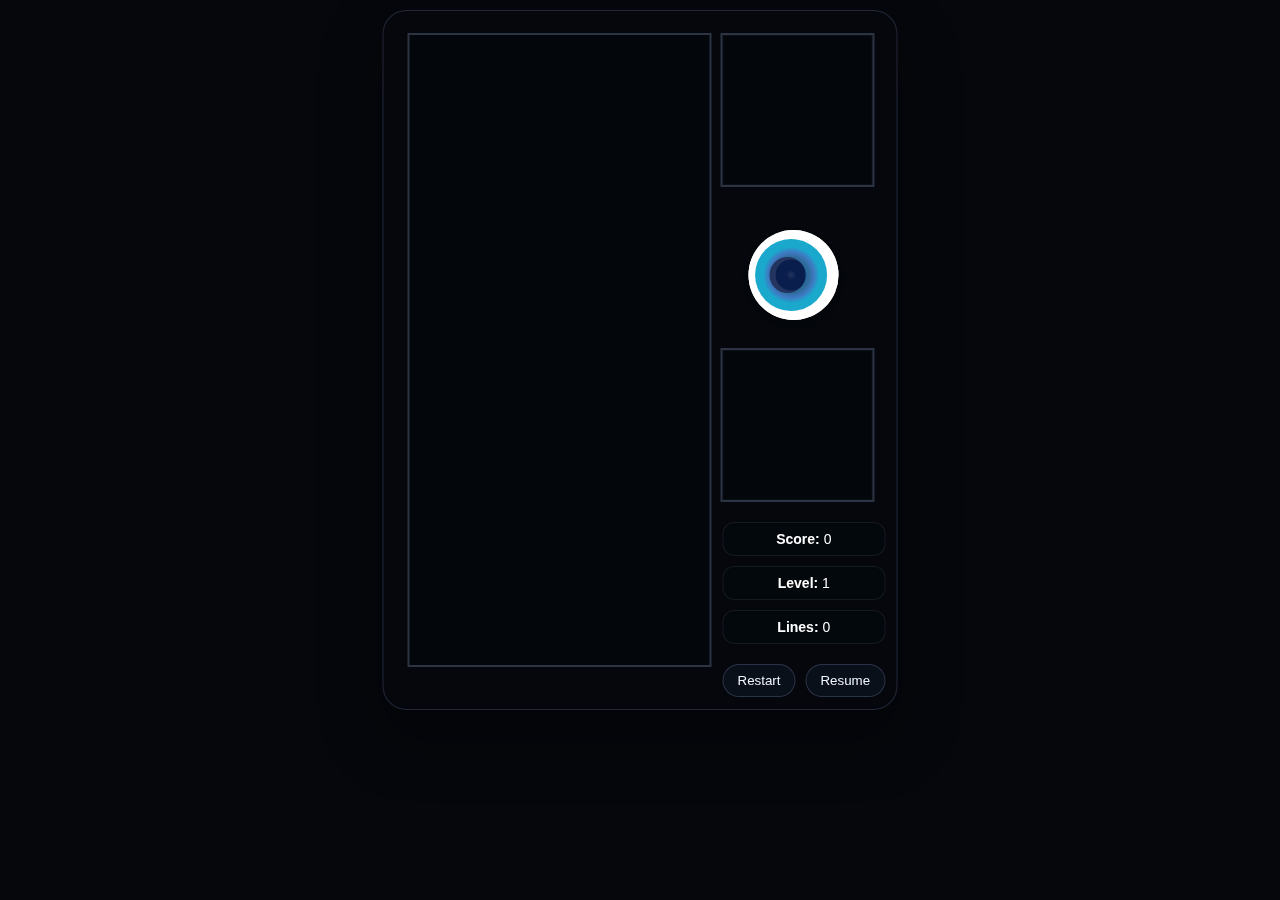
<file: tetris.html>
<!DOCTYPE html>
<html lang="en">
<head>
<meta charset="UTF-8">
<title>Tetris</title>

<style>
    html {
        height: 100%;
        overflow: hidden;
    }

    :root {
        --game-width: 515px;
        --base-game-height: 678px;
        --touch-controls-gap: 8px;
        --touch-controls-height: 214px;
        --game-height: var(--base-game-height);
        --board-width: 300px;
        --side-panel-width: 150px;
        --panel-gap: 15px;
        --game-shell-padding-x: 24px;
        --page-padding: 10px;
        --game-bottom-gap: 18px;
        --game-scale: min(
            1,
            calc((100vw - (var(--page-padding) * 2)) / 515px),
            calc((100vh - (var(--page-padding) * 2) - var(--game-bottom-gap)) / var(--game-height))
        );
    }

    body {
        font-family: Arial, sans-serif;
        box-sizing: border-box;
        display: flex;
        justify-content: center;
        align-items: flex-start;
        height: 100vh;
        margin: 0;
        padding: var(--page-padding);
        overflow-x: hidden;
        overflow-y: hidden;
        background-color: #05070c;
        color: white;
    }

    body.is-website-fullscreen {
        --page-padding: 0px;
        --game-bottom-gap: 0px;
    }

    body.is-touch-device.is-website-fullscreen {
        --touch-top-offset: max(8px, env(safe-area-inset-top));
        --touch-bottom-offset: max(8px, env(safe-area-inset-bottom));
        --game-height: calc(
            var(--base-game-height) +
            var(--touch-controls-gap) +
            var(--touch-controls-height)
        );
        --game-scale: min(
            1,
            calc((100vw - (var(--page-padding) * 2)) / var(--game-width)),
            calc((100vh - var(--touch-top-offset) - var(--touch-bottom-offset)) / var(--game-height))
        );
    }

    body.is-website-fullscreen .game-stage {
        width: 100vw;
        width: 100dvw;
        height: 100vh;
        height: 100dvh;
        margin-bottom: 0;
    }

    body.is-website-fullscreen .game-container {
        top: 50%;
        left: 50%;
        transform: translate(-50%, -50%) scale(var(--game-scale));
        transform-origin: center center;
    }

    body.is-touch-device.is-website-fullscreen .game-stage {
        position: fixed;
        top: var(--touch-top-offset);
        left: 50%;
        width: var(--game-width);
        height: var(--game-height);
        margin-bottom: 0;
        transform: translateX(-50%) scale(var(--game-scale));
        transform-origin: top center;
    }

    body.is-touch-device.is-website-fullscreen .touch-fullscreen-stack {
        display: flex;
        flex-direction: column;
        align-items: flex-start;
        justify-content: flex-start;
        gap: var(--touch-controls-gap);
        width: var(--game-width);
    }

    body.is-touch-device.is-website-fullscreen .game-container {
        position: relative;
        top: auto;
        bottom: auto;
        left: auto;
        transform: none;
        transform-origin: top center;
    }

    body.is-touch-device.is-website-fullscreen .side-panel {
        height: var(--base-game-height);
    }

    #weather-backdrop {
        position: fixed;
        inset: 0;
        width: 100vw;
        height: 100vh;
        pointer-events: none;
        z-index: 0;
    }

    .game-stage {
        width: calc(var(--game-width) * var(--game-scale));
        height: calc(var(--game-height) * var(--game-scale));
        margin-bottom: var(--game-bottom-gap);
        position: relative;
        z-index: 1;
    }

    .touch-fullscreen-stack {
        width: 100%;
        height: 100%;
    }

    .game-container {
        display:flex;
        gap:var(--panel-gap);
        position: absolute;
        top: 0;
        left: 50%;
        transform: translateX(-50%) scale(var(--game-scale));
        transform-origin: top center;
        padding: 22px var(--game-shell-padding-x) 12px;
        border: 1px solid rgba(168, 190, 255, 0.18);
        border-radius: 24px;
        background: rgba(3, 8, 16, 0.2);
        box-shadow: 0 28px 60px rgba(0, 0, 0, 0.35);
        backdrop-filter: blur(3px);
    }
    .board-column {
        display: flex;
        flex-direction: column;
        gap: 10px;
        width: var(--board-width);
    }

    .board-shell {
        position: relative;
        width: var(--board-width);
        height: 630px;
    }
    #tetris-board{
        width:var(--board-width);height:630px;border:2px solid rgba(156, 174, 215, 0.28);
        background:rgba(4, 9, 16, 0.34);
        position:relative;overflow:hidden;

    }
    .pause-overlay {
        position: absolute;
        inset: 0;
        display: flex;
        flex-direction: column;
        align-items: center;
        justify-content: center;
        gap: 10px;
        background: rgba(0, 0, 0, 0.72);
        color: #fff;
        text-align: center;
        pointer-events: none;
        transition: opacity 120ms ease;
    }
    .pause-overlay[hidden] {
        opacity: 0;
    }
    .pause-title {
        font-size: 32px;
        font-weight: 700;
        letter-spacing: 0.08em;
        text-transform: uppercase;
    }
    .pause-copy {
        font-size: 14px;
        letter-spacing: 0.04em;
        color: rgba(255, 255, 255, 0.75);
    }

    .side-panel{
        display:flex;
        flex-direction:column;
        gap:20px;
        width: var(--side-panel-width);
        align-items: center;
    }
    #next-piece{
        width:150px;
        height:150px;
        border:2px solid rgba(156, 174, 215, 0.28);
        background:rgba(4, 9, 16, 0.34);
        position:relative;overflow:hidden;
        box-shadow: inset 0 0 0 1px rgba(255, 255, 255, 0.04);
    }
    .stats{display:flex;flex-direction:column;gap:10px;}
    .stat-item{
        padding:8px 10px;
        text-align:center;
        font-size:14px;
        background: rgba(4, 9, 16, 0.28);
        border: 1px solid rgba(156, 174, 215, 0.12);
        border-radius: 12px;
    }
    .controls{
        margin-top:20px;
        display:flex;
        align-items:center;
        justify-content:flex-start;
        gap:10px;
        flex-wrap:nowrap;
    }

    .board-actions {
        display: none;
        justify-content: flex-end;
        width: 100%;
    }

    .touch-controls-shell {
        display: none;
        position: absolute;
        left: 50%;
        width: var(--board-width);
        padding: 12px;
        border: 1px solid rgba(168, 190, 255, 0.18);
        border-radius: 24px;
        background: rgba(3, 8, 16, 0.32);
        box-shadow: 0 24px 44px rgba(0, 0, 0, 0.34);
        backdrop-filter: blur(3px);
        transform: translateX(-50%) scale(var(--game-scale));
        transform-origin: top center;
        z-index: 2;
    }

    body.is-touch-device.is-website-fullscreen .touch-controls-shell {
        display: block;
        position: relative;
        width: var(--board-width);
        margin-left: 0;
        align-self: center;
        left: auto;
        top: auto;
        bottom: auto;
        transform: none;
        transform-origin: top center;
    }

    .touch-controls {
        width: 100%;
        display: grid;
        grid-template-columns: repeat(3, minmax(0, 1fr));
        gap: 10px;
    }

    .touch-control-btn {
        min-height: 88px;
        padding: 14px 8px;
        border-radius: 20px;
        font-size: 15px;
        font-weight: 700;
        letter-spacing: 0.04em;
        text-transform: uppercase;
        touch-action: manipulation;
        user-select: none;
        -webkit-user-select: none;
    }

    .touch-control-btn.touch-control-symbol {
        font-size: 32px;
        font-weight: 800;
        line-height: 1;
        letter-spacing: 0;
        text-transform: none;
    }

    .bottom-section{
        margin-top:auto;
        align-self:flex-start;
        min-width: var(--side-panel-width);
        width: max-content;
    }



    .stow-box {
        width: 150px;
        height: 150px;
        border: 2px solid rgba(156, 174, 215, 0.28);
        background: rgba(4, 9, 16, 0.34);
        position: relative;
        overflow: hidden;
        margin-top: -179px;
        box-shadow: inset 0 0 0 1px rgba(255, 255, 255, 0.04);
    }

    .eye-wrapper {
        width: 96px;
        height: 300px;
        margin-left: 0;
        transform: none;
        position: relative;
        overflow: visible;
    }

    .eye-stage {
        position: relative;
        width: 100%;
        height: 96px;
        margin-bottom: 6px;
        margin-right: 36px;
        overflow: visible;
    }

    .eye-container {
        position: absolute;
        top: 3px;
        left: 3px;
        transform: scale(0.3);
        transform-origin: top left;
    }

    button {
        background: rgba(12, 18, 29, 0.82);
        border: 1px solid rgba(165, 184, 230, 0.22);
        color: #f2f5ff;
        padding: 8px 14px;
        border-radius: 999px;
    }
</style>

<link rel="stylesheet" href="eye.css">
</head>

<body>
<canvas id="weather-backdrop" aria-hidden="true"></canvas>
<div class="game-stage">
    <div class="touch-fullscreen-stack">
        <div class="game-container">
            <div class="board-column">
                <div class="board-shell">
                    <canvas id="tetris-board" width="300" height="600"></canvas>
                    <div id="pause-overlay" class="pause-overlay" hidden>
                        <div class="pause-title">Paused</div>
                        <div class="pause-copy">Press Resume to keep playing</div>
                    </div>
                </div>
                <div class="board-actions">
                    <button id="fullscreen-btn" type="button">Fullscreen</button>
                </div>
            </div>

            <div class="side-panel">
                <div id="next-piece">
                    <canvas id="next-canvas" width="150" height="150"></canvas>
                </div>

<div class="eye-wrapper">
  <div class="eye-stage">
    <div class="eye-container">
      <div class="sclera"></div>
      <div class="moving-eye">
        <div class="blink-wrapper">
          <div class="eye-inner">
            <div class="iris"></div>
            <div class="pupil"></div>
            <div class="cornea"></div>
            <div class="iris-texture"></div>
          </div>
        </div>
      </div>
    </div>
  </div>
</div>

<div class="stow-box">
    <canvas id="stow-canvas" width="150" height="150"></canvas>
</div>


            <div class="bottom-section">
                <div class="stats">
                    <div class="stat-item"><strong>Score:</strong> <span id="score">0</span></div>
                    <div class="stat-item"><strong>Level:</strong> <span id="level">1</span></div>
                    <div class="stat-item"><strong>Lines:</strong> <span id="lines">0</span></div>
                </div>

                <div class="controls">
                    <button id="start-btn">Restart</button>
                    <button id="pause-btn">Resume</button>
                </div>
            </div>

            </div>
        </div>
        <div class="touch-controls-shell">
            <div id="touch-controls" class="touch-controls" aria-label="Touch controls">
                <button type="button" class="touch-control-btn" data-touch-action="hold">Hold</button>
                <button type="button" class="touch-control-btn touch-control-symbol" data-touch-action="rotate" aria-label="Rotate">&#10227;</button>
                <button type="button" class="touch-control-btn" data-touch-action="drop">Drop</button>
                <button type="button" class="touch-control-btn touch-control-symbol" data-touch-action="left" aria-label="Move left">&#11013;</button>
                <button type="button" class="touch-control-btn touch-control-symbol" data-touch-action="down" aria-label="Move down">&#11015;</button>
                <button type="button" class="touch-control-btn touch-control-symbol" data-touch-action="right" aria-label="Move right">&#10145;</button>
            </div>
        </div>
    </div>
</div>
</div>

<script src="tetris.js"></script>

<script>
const eyeIn = document.querySelector('.eye-inner');

function triggerEyeRotation() {
    if (!eyeIn.classList.contains('eye-rotating')) {
        eyeIn.classList.add('eye-rotating');
    } else {
        eyeIn.classList.remove('eye-rotating'); // reset
        void eyeIn.offsetWidth;                 // force re‑flow
        eyeIn.classList.add('eye-rotating');
    }
}

eyeIn.addEventListener('animationend', e => {
    if (e.animationName === 'rotateEye') {
        eyeIn.classList.remove('eye-rotating');
    }
});

const minBlinkDelay = 5000;
const maxBlinkDelay = 25000;

const blinkWrapper = document.querySelector('.blink-wrapper');

function triggerBlink() {
    if (!blinkWrapper.classList.contains('blinking')) {
        blinkWrapper.classList.add('blinking');
    }
}

blinkWrapper.addEventListener('animationend', e => {
    if (e.animationName === 'blink') {
        blinkWrapper.classList.remove('blinking');
    }
});

function scheduleNextBlink() {
    const delay =
        Math.random() * (maxBlinkDelay - minBlinkDelay) + minBlinkDelay;
    setTimeout(() => {
        triggerBlink();
        scheduleNextBlink();
    }, delay);
}

scheduleNextBlink();

function resetAmbientAnimation(eyeInner) {
    eyeInner.style.animation = '';
    void eyeInner.offsetWidth;
    eyeInner.style.animation = '';
}

function triggerEyeDown() {
    const eyeInner = document.querySelector('.eye-inner');
    if (!eyeInner) return;

    eyeInner.classList.add('eye-looking-down');

    setTimeout(() => {
        eyeInner.classList.remove('eye-looking-down');
        resetAmbientAnimation(eyeInner);
    }, 1300);
}

function triggerEyeUp() {
    const eyeInner = document.querySelector('.eye-inner');
    if (!eyeInner) return;

    eyeInner.classList.add('eye-looking-up');

    setTimeout(() => {
        eyeInner.classList.remove('eye-looking-up');
        resetAmbientAnimation(eyeInner);
    }, 1300);
}

function triggerDizzyEye() {
    const eyeInner = document.querySelector('.eye-inner');
    if (!eyeInner) return;
    eyeInner.classList.add('eye-dizzy');

    setTimeout(() => {
        eyeInner.classList.remove('eye-dizzy');
    }, 1500);
}
</script>
</body>
</html>
</file>
<file: eye.css>
/* ------------------------------------------------------------------
 *   Eye component styles (unchanged)
 * ------------------------------------------------------------------ */
.eye-wrapper{
    display:flex;
    flex-direction:column;
    align-items:center;
    margin-top:auto;
    align-self:center;
    margin-left: 28px;
    transform: translateY(20px);
}

.eye-container{
    position:relative;
    width:300px;                /* original size – will be scaled down */
    height:300px;
    border-radius:50%;
    background:#fff;
    box-shadow:0 10px 20px rgba(0,0,0,.2);
    transform:scale(.3);       /* shrink to ~120×120 px (20% smaller) */
    transform-origin:top left;
}

.sclera{position:absolute;inset:0;border-radius:50%;background:#fff;z-index:1;}
.moving-eye{position:absolute;inset:0;animation:naturalEyeMovementA 8s ease-in-out infinite;z-index:2;}
.eye-inner{position:absolute;inset:0;width:100%;height:100%;transform-origin:center center;}

.iris{
    position:absolute;
    top:30px; left:22px;
    width:240px;height:240px;border-radius:50%;
    background:radial-gradient(circle at center,#165a8f 35%,#2a6bbc 45%,#009ec7 55%);
    transition: filter 0.4s ease;
}

.pupil{
    position:absolute;
    top:90px; left:70px;
    width:120px;height:120px;border-radius:50%;
    background:#0a1e4d;
    /* Normal, infinite jitter – will be overridden during look‑up/down */
    animation:pupilMoveA 8s ease-in-out infinite;
}

.cornea{
    position:absolute;
    top:30px; left:22px;
    width:240px;height:240px;border-radius:50%;
    background:radial-gradient(circle at center,rgba(255,255,255,.1) 0%,rgba(255,255,255,0) 10%);
}

.iris-texture{
    position:absolute;
    top:30px; left:22px;
    width:240px;height:240px;border-radius:50%;
    background-image:radial-gradient(circle at center,
                                     transparent 30%,rgba(255,255,255,.1) 31%,rgba(255,255,255,.1) 40%);
    animation:textureMoveA 8s ease-in-out infinite;
}

/* ---------- Eye rotation / looking animations ------------------- */
.eye-inner.eye-rotating{
    animation:rotateEye 1.5s cubic-bezier(.4,.0,.2,1) forwards
}

.eye-inner.eye-looking-down{
    animation:lookDown 1.3s ease-out forwards;
}

.eye-inner.eye-looking-up{
    animation:lookUp 1.3s ease-in forwards;
}

/* ------------------------------------------------------------------
 *   New pupil keyframes – “look‑up” / “look‑down”
 * ------------------------------------------------------------------ */
@keyframes pupilLookUp {
    /* Keep the original horizontal jitter, but add ~10–15 px higher */
      52% { transform:translate(4px,-13.5px); }   /* above the normal -2.5px */
      100% { transform:translate(0 0); }
}

@keyframes pupilLookDown {
    /* Keep the original horizontal jitter, but add ~10–15 px lower */
      65% { transform:translate(5.5px,16px); }    /* below the normal +2px */
      100% { transform:translate(0 0); }
}

/* ------------------------------------------------------------------
 *   Override the pupil’s animation only while the eye is looking
 * ------------------------------------------------------------------ */
.eye-inner.eye-looking-up .pupil{
    animation:pupilLookUp 1.3s ease-in forwards;
}

.eye-inner.eye-looking-down .pupil{
    animation:pupilLookDown 1.3s ease-out forwards;
}

/* ------------------------------------------------------------------
 *   key‑frames
 * ------------------------------------------------------------------ */
@keyframes naturalEyeMovementA{
    0%,20%,50%,80%,100%{transform:translateX(-5px)}
    30%{transform:translate(-8px,-6px) rotate(-4deg)}
    60%{transform:translate(-10px,4px) rotate(-5deg)}
}

@keyframes naturalEyeMovementB{
    0%,20%,50%,80%,100%{transform:translateX(-5px)}
    30%{transform:translate(-8px,-9px) rotate(-4deg)}
    60%{transform:translate(-10px,6px) rotate(-5deg)}
}

@keyframes pupilMoveA{
    0%,20%{transform:none}
    30%{transform:translate(-3px,-2.5px)}
    50%{transform:none}
    60%{transform:translate(-4px,2px)}
    80%,100%{transform:none}
}

@keyframes pupilMoveB{
    0%,20%{transform:none}
    30%{transform:translate(-3px,-2.5px)}
    50%{transform:none}
    60%{transform:translate(-4px,2px)}
    80%,100%{transform:none}
}

@keyframes textureMoveA{
    0%,100%{transform:none}
    25%{transform:translate(-1px,-1px) rotate(.3deg)}
    50%{transform:none}
    75%{transform:translate(1px,1px) rotate(-.3deg)}
}

@keyframes textureMoveB{
    0%,100%{transform:none}
    25%{transform:translate(-1px,-1px) rotate(.3deg)}
    50%{transform:none}
    75%{transform:translate(1px,1px) rotate(-.3deg)}
}

@keyframes rotateEye{
    from{transform:none}to{transform:rotate(360deg)}
}

@keyframes lookDown {
    0%   { transform: translateY(0); }
    20%  { transform: translateY(15px); }
    40%  { transform: translateY(22px); }
    60%  { transform: translateY(27px); }
    80%  { transform: translateY(10px); }
    95%  { transform: translateY(2px); }
    100% { transform: translateY(0); }
}

@keyframes lookUp {
    0%   { transform: translateY(0); }
    20%  { transform: translateY(-15px); }
    40%  { transform: translateY(-22px); }
    60%  { transform: translateY(-28px); }
    80%  { transform: translateY(-10px); }
    95%  { transform: translateY(-2px); }
    100% { transform: translateY(0); }
}
</file>
